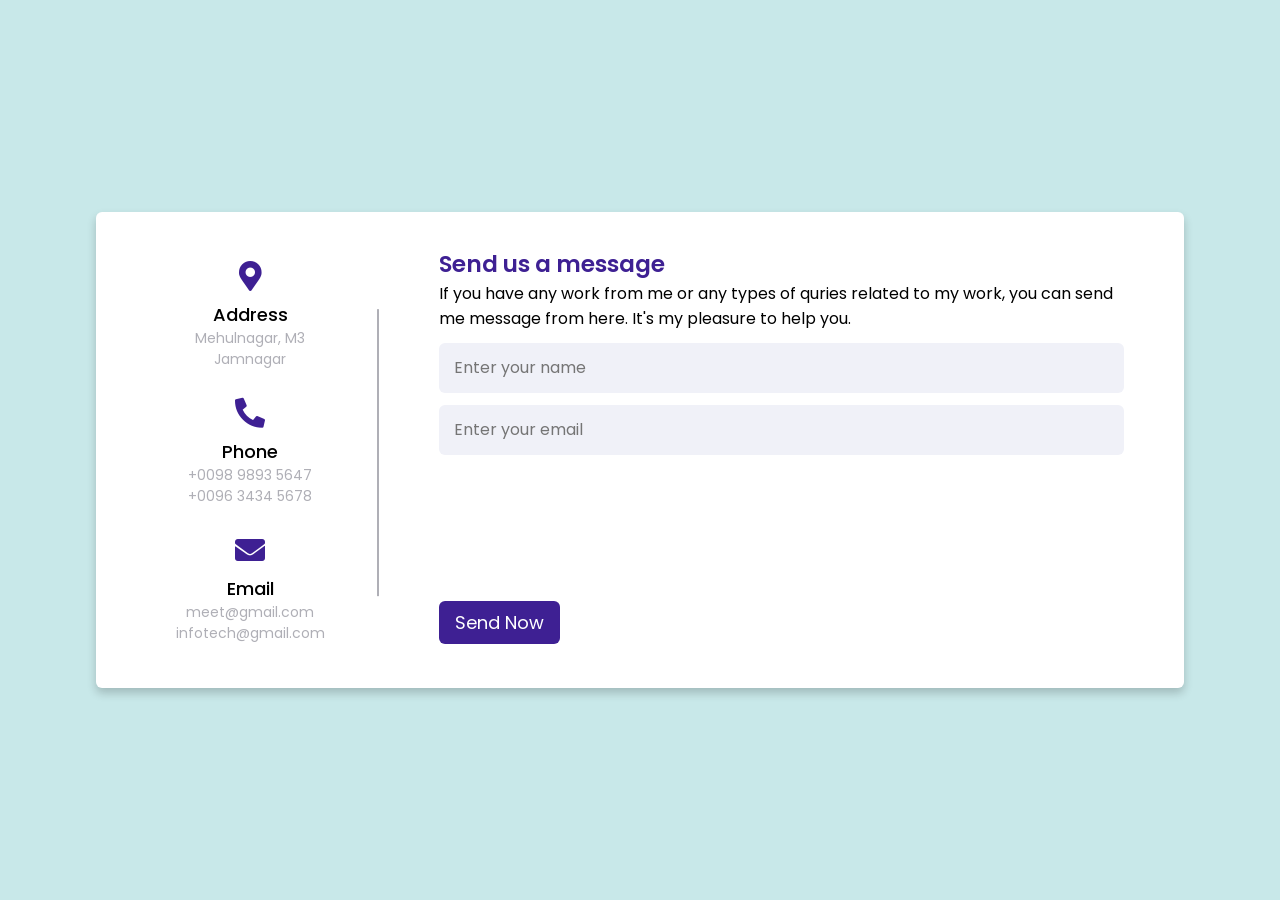
<file: Day1_Responsive_contact-us_form/index.html>
<!DOCTYPE html>
<html lang="en" dir="ltr">
  <head>
    <meta charset="UTF-8">
    <title> Responsive Contact Us Form</title>
    <link rel="stylesheet" href="style.css">
    <!-- Fontawesome CDN Link -->
    <link rel="stylesheet" href="https://cdnjs.cloudflare.com/ajax/libs/font-awesome/5.15.2/css/all.min.css"/>
     <meta name="viewport" content="width=device-width, initial-scale=1.0">
   </head>
<body>
  <div class="container">
    <div class="content">
      <div class="left-side">
        <div class="address details">
          <i class="fas fa-map-marker-alt"></i>
          <div class="topic">Address</div>
          <div class="text-one">Mehulnagar, M3</div>
          <div class="text-two">Jamnagar</div>
        </div>
        <div class="phone details">
          <i class="fas fa-phone-alt"></i>
          <div class="topic">Phone</div>
          <div class="text-one">+0098 9893 5647</div>
          <div class="text-two">+0096 3434 5678</div>
        </div>
        <div class="email details">
          <i class="fas fa-envelope"></i>
          <div class="topic">Email</div>
          <div class="text-one">meet@gmail.com</div>
          <div class="text-two">infotech@gmail.com</div>
        </div>
      </div>
      <div class="right-side">
        <div class="topic-text">Send us a message</div>
        <p>If you have any work from me or any types of quries related to my work, you can send me message from here. It's my pleasure to help you.</p>
      <form action="#">
        <div class="input-box">
          <input type="text" placeholder="Enter your name">
        </div>
        <div class="input-box">
          <input type="text" placeholder="Enter your email">
        </div>
        <div class="input-box message-box">
          
        </div>
        <div class="button">
          <input type="button" value="Send Now" >
        </div>
      </form>
    </div>
    </div>
  </div>
</body>
</html>
</file>
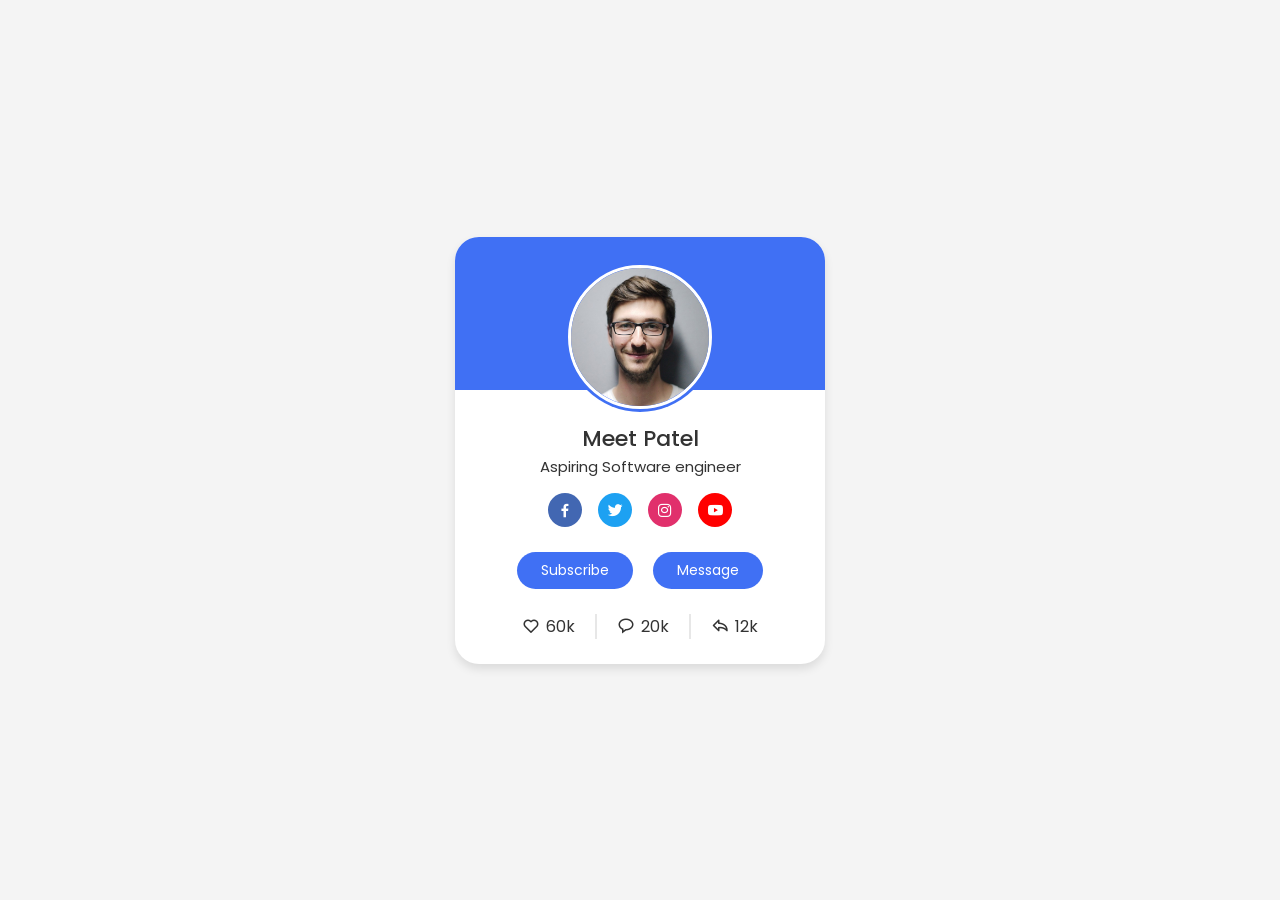
<file: Day2_Responsive_profile-card_UI/index.html>
<!DOCTYPE html>
<html lang="en">
  <head>
    <meta charset="UTF-8" />
    <meta name="viewport" content="width=device-width, initial-scale=1.0" />
    <title>Profile Card UI Design</title>
    <!-- CSS -->
    <link rel="stylesheet" href="style.css" />
    <!-- Boxicons CSS -->
    <link href="https://unpkg.com/boxicons@2.1.2/css/boxicons.min.css" rel="stylesheet" />
  </head>
  <body>
    <div class="profile-card">
      <div class="image">
        <img src="profile-card-img.jpg" alt="" class="profile-img" />
      </div>
      <div class="text-data">
        <span class="name">Meet Patel</span>
        <span class="job">Aspiring Software engineer</span>
      </div>
      <div class="media-buttons">
        <a href="#" style="background: #4267b2" class="link">
          <i class="bx bxl-facebook"></i>
        </a>
        <a href="#" style="background: #1da1f2" class="link">
          <i class="bx bxl-twitter"></i>
        </a>
        <a href="#" style="background: #e1306c" class="link">
          <i class="bx bxl-instagram"></i>
        </a>
        <a href="#" style="background: #ff0000" class="link">
          <i class="bx bxl-youtube"></i>
        </a>
      </div>
      <div class="buttons">
        <button class="button">Subscribe</button>
        <button class="button">Message</button>
      </div>
      <div class="analytics">
        <div class="data">
          <i class="bx bx-heart"></i>
          <span class="number">60k</span>
        </div>
        <div class="data">
          <i class="bx bx-message-rounded"></i>
          <span class="number">20k</span>
        </div>
        <div class="data">
          <i class="bx bx-share"></i>
          <span class="number">12k</span>
        </div>
      </div>
    </div>
  </body>
</html>
</file>
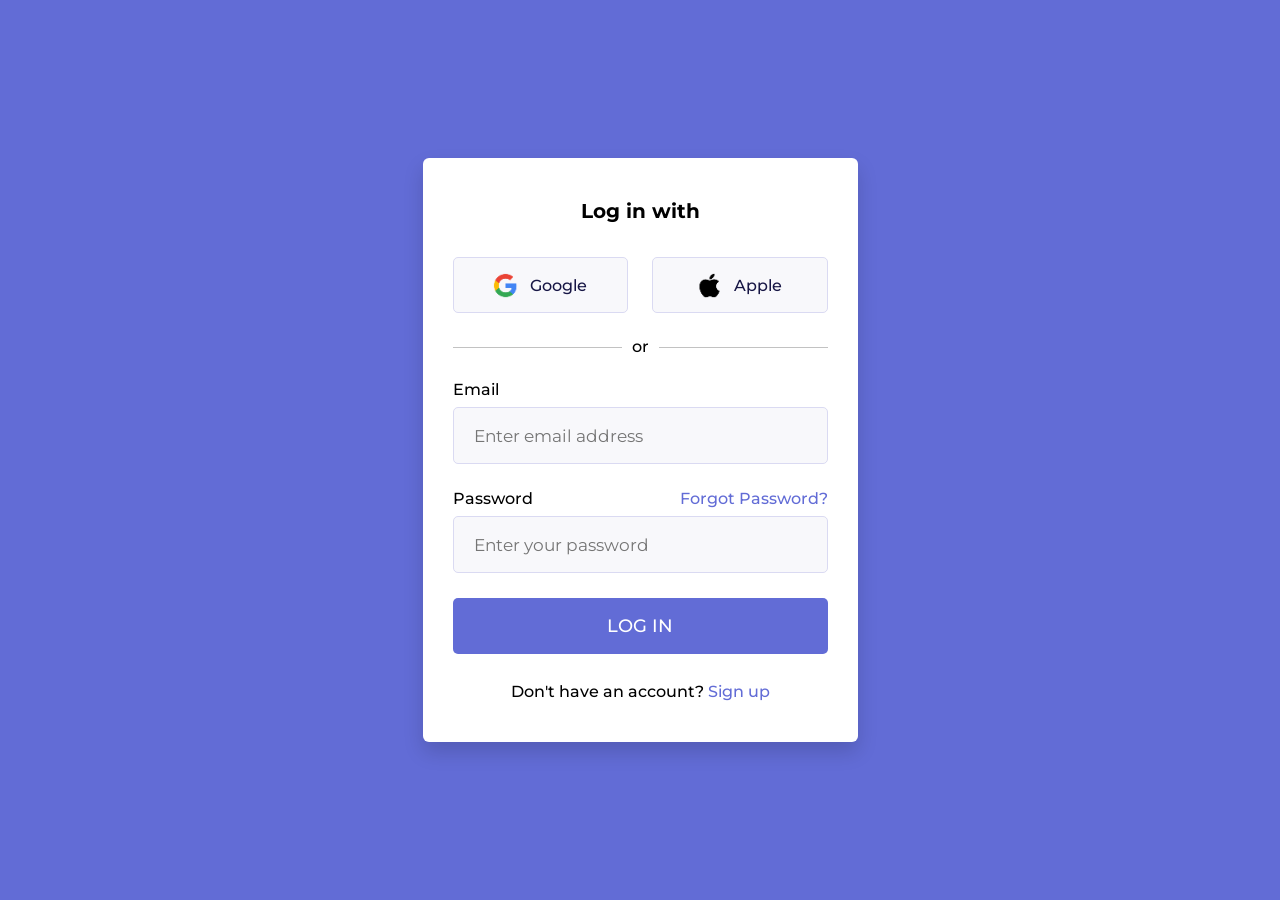
<file: Day3_Login-form_UI/index.html>
<!DOCTYPE html>

<html lang="en">
<head>
  <meta charset="UTF-8" />
  <meta name="viewport" content="width=device-width, initial-scale=1.0" />
  <title>Login Form in HTML and CSS</title>
  <link rel="stylesheet" href="style.css" />
</head>
<body>
  <div class="login_form">
    <!-- Login form container -->
    <form action="#">
      <h3>Log in with</h3>
      <div class="login_option">
        <!-- Google button -->
        <div class="option">
          <a href="#">
            <img src="google.png" alt="Google" />
            <span>Google</span>
          </a>
        </div>
        <!-- Apple button -->
        <div class="option">
          <a href="#">
            <img src="apple.png" alt="Apple" />
            <span>Apple</span>
          </a>
        </div>
      </div>
      <!-- Login option separator -->
      <p class="separator">
        <span>or</span>
      </p>
      <!-- Email input box -->
      <div class="input_box">
        <label for="email">Email</label>
        <input type="email" id="email" placeholder="Enter email address" required />
      </div>
      <!-- Paswwrod input box -->
      <div class="input_box">
        <div class="password_title">
          <label for="password">Password</label>
          <a href="#">Forgot Password?</a>
        </div>
        <input type="password" id="password" placeholder="Enter your password" required />
      </div>
       <!-- Login button -->
      <button type="submit">Log In</button>
      <p class="sign_up">Don't have an account? <a href="#">Sign up</a></p>
    </form>
  </div>
</body>
</html>
</file>
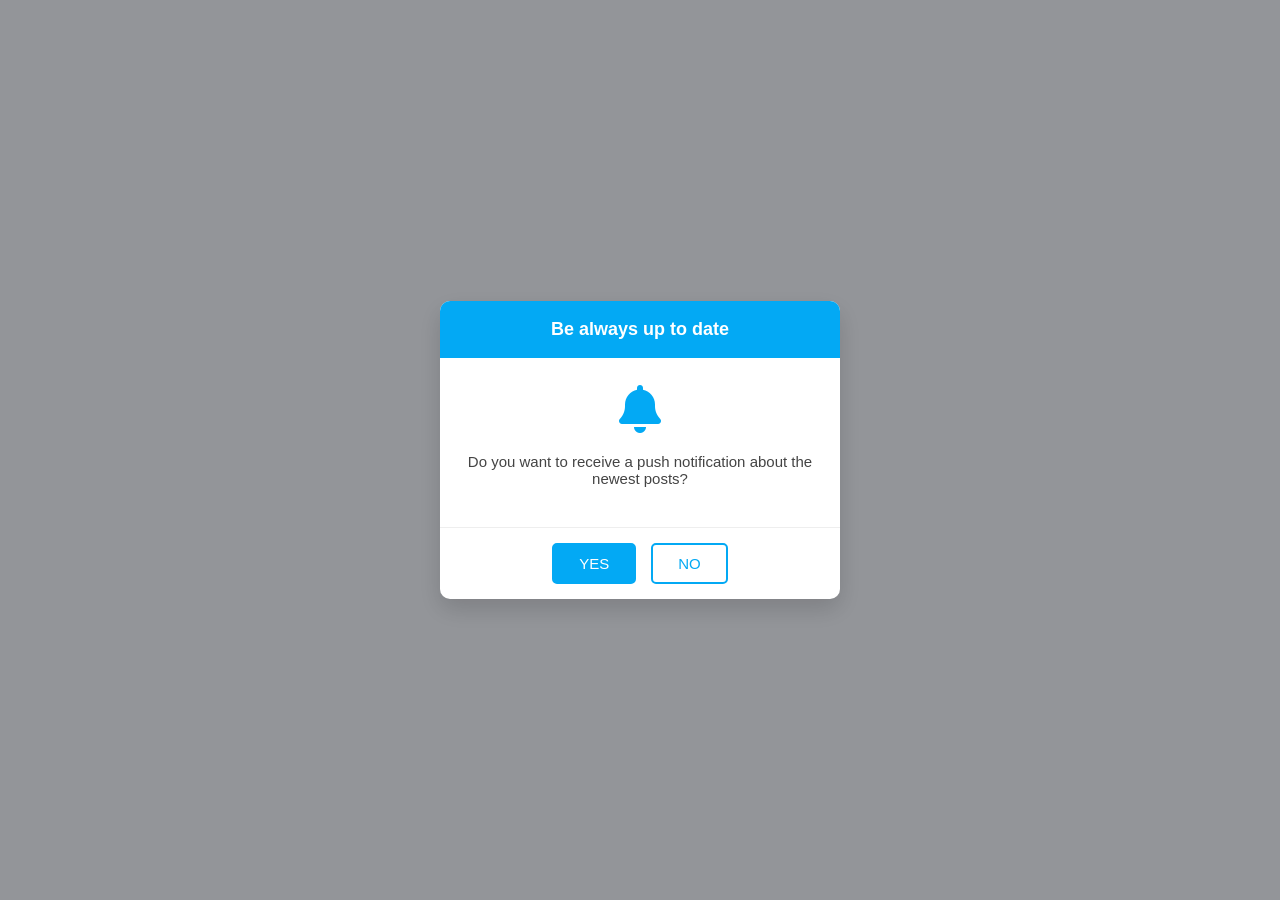
<file: Day5_notification-pop-up/index.html>
<!DOCTYPE html>
<html lang="en">
  <head>
    <meta charset="UTF-8" />
    <title>Notification Popup</title>
    <link
      rel="stylesheet"
      href="https://cdnjs.cloudflare.com/ajax/libs/font-awesome/6.4.2/css/all.min.css"
    />
    <link rel="stylesheet" href="style.css" />
  </head>
  <body>
    <div class="modal-overlay" id="notificationModal">
      <div class="notification-modal">
        <div class="modal-header">Be always up to date</div>
        <div class="modal-body">
          <div class="icon">
            <i class="fas fa-bell"></i>
          </div>
          <p>
            Do you want to receive a push notification about the newest posts?
          </p>
        </div>
        <div class="modal-actions">
          <button class="yes-btn" onclick="onYes()">YES</button>
          <button class="no-btn" onclick="onNo()">NO</button>
        </div>
      </div>
    </div>

    <script src="script.js"></script>
  </body>
</html>
</file>
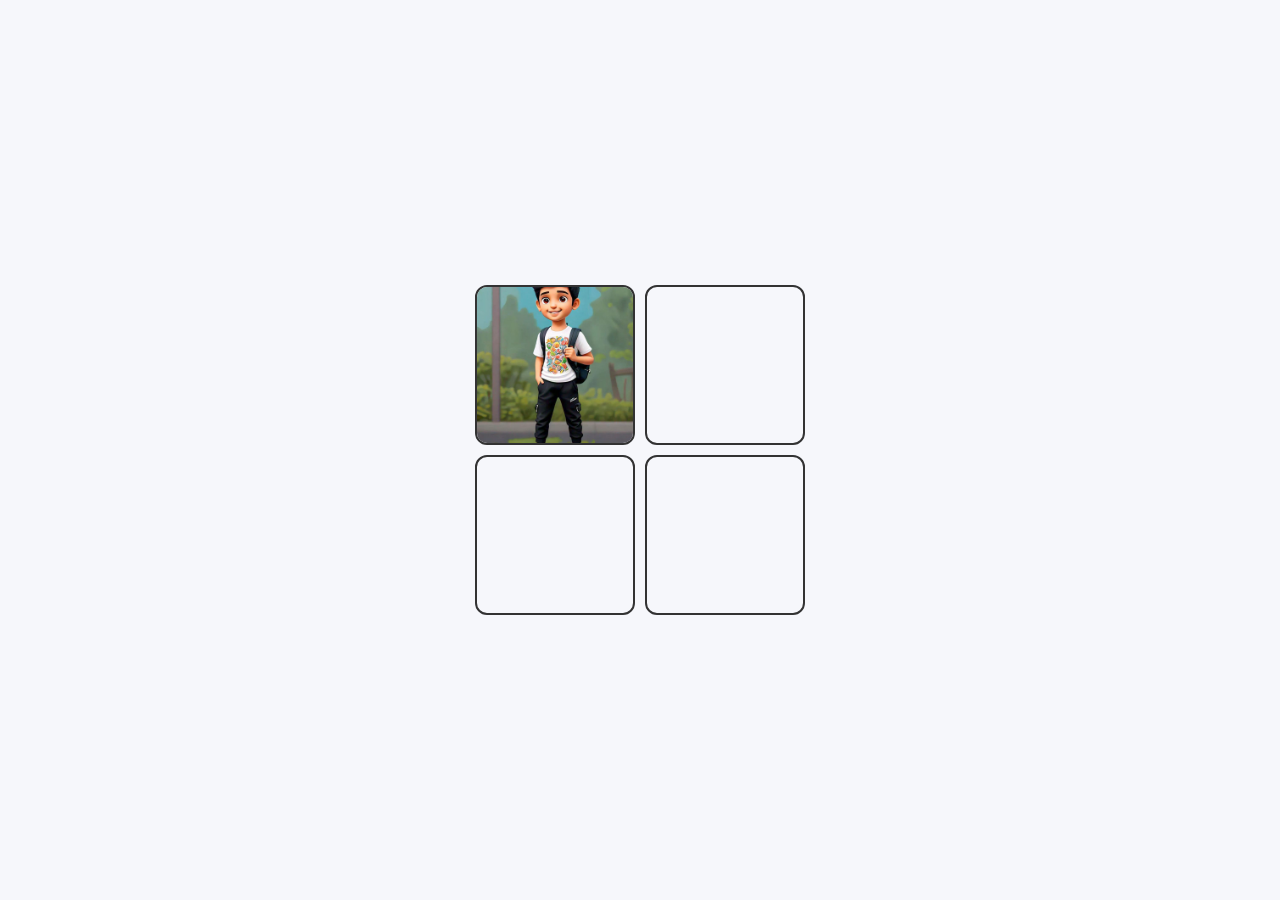
<file: Day6_Drag-and-Drop-feature/index.html>
<!DOCTYPE html>
<html lang="en">
<head>
    <meta charset="UTF-8">
    <meta name="viewport" content="width=device-width, initial-scale=1.0">
    <title>Drag & Drop feature</title>
    <link rel="stylesheet" href="style.css">
    <!-- <script src="script.js"></script> -->
</head>
<body>
    <section class="container">
        <div class="box">
            <div class="image" draggable="true"></div>
        </div>
        <div class="box"></div>
        <div class="box"></div>
        <div class="box"></div>
    </section>
     <script src="script.js"></script>
</body>
</html>
</file>
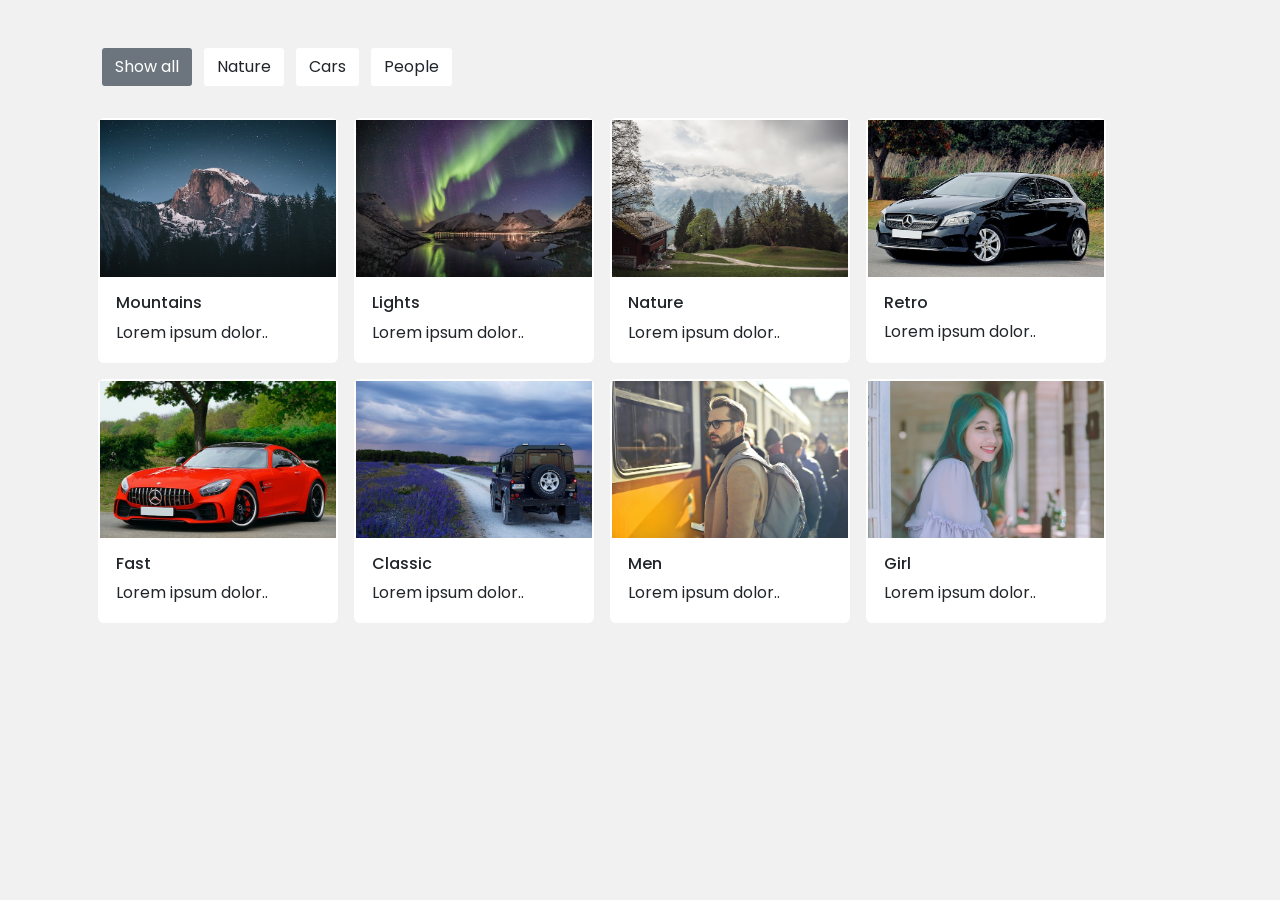
<file: Task_8_Filterable Image Gallery/index.html>
<!DOCTYPE html>

<html lang="en" dir="ltr">
  <head>
    <meta charset="utf-8">
    <title>Filterable Image Gallery Bootstrap</title>
    <link rel="stylesheet" href="style.css">
    <meta name="viewport" content="width=device-width, initial-scale=1.0">
    <link rel="stylesheet" href="https://cdn.jsdelivr.net/npm/bootstrap@5.3.0-alpha2/dist/css/bootstrap.min.css">
    <script src="script.js" defer></script>
  </head>
  <body>
    <div class="container">
      <!-- Images Filter Buttons Section -->
      <div class="row mt-5" id="filter-buttons">
        <div class="col-12">
          <button class="btn mb-2 me-1 active" data-filter="all">Show all</button>
          <button class="btn mb-2 mx-1" data-filter="nature">Nature</button>
          <button class="btn mb-2 mx-1" data-filter="cars">Cars</button>
          <button class="btn mb-2 mx-1" data-filter="people">People</button>
        </div>
      </div>
      <!-- Filterable Images / Cards Section -->
      <div class="row px-2 mt-4 gap-3" id="filterable-cards">
        <div class="card p-0" data-name="nature">
          <img src="images/nature-1.jpg" alt="img">
          <div class="card-body">
            <h6 class="card-title">Mountains</h6>
            <p class="card-text">Lorem ipsum dolor..</p>
          </div>
        </div>
        <div class="card p-0" data-name="nature">
          <img src="images/nature-2.jpg" alt="img">
          <div class="card-body">
            <h6 class="card-title">Lights</h6>
            <p class="card-text">Lorem ipsum dolor..</p>
          </div>
        </div>
        <div class="card p-0" data-name="nature">
          <img src="images/nature-3.jpg" alt="img">
          <div class="card-body">
            <h6 class="card-title">Nature</h6>
            <p class="card-text">Lorem ipsum dolor..</p>
          </div>
        </div>
        <div class="card p-0" data-name="cars">
          <img src="images/car-1.jpg" alt="img">
          <div class="card-body">
            <h6 class="card-title">Retro</h6>
            <p class="card-text">Lorem ipsum dolor..</p>
          </div>
        </div>
        <div class="card p-0" data-name="cars">
          <img src="images/car-2.jpg" alt="img">
          <div class="card-body">
            <h6 class="card-title">Fast</h6>
            <p class="card-text">Lorem ipsum dolor..</p>
          </div>
        </div>
        <div class="card p-0" data-name="cars">
          <img src="images/car-3.jpg" alt="img">
          <div class="card-body">
            <h6 class="card-title">Classic</h6>
            <p class="card-text">Lorem ipsum dolor..</p>
          </div>
        </div>
        <div class="card p-0" data-name="people">
          <img src="images/people-1.jpg" alt="img">
          <div class="card-body">
            <h6 class="card-title">Men</h6>
            <p class="card-text">Lorem ipsum dolor..</p>
          </div>
        </div>
        <div class="card p-0" data-name="people">
          <img src="images/people-2.jpg" alt="img">
          <div class="card-body">
            <h6 class="card-title">Girl</h6>
            <p class="card-text">Lorem ipsum dolor..</p>
          </div>
        </div>
      </div>
    </div>
  </body>
</html>
</file>
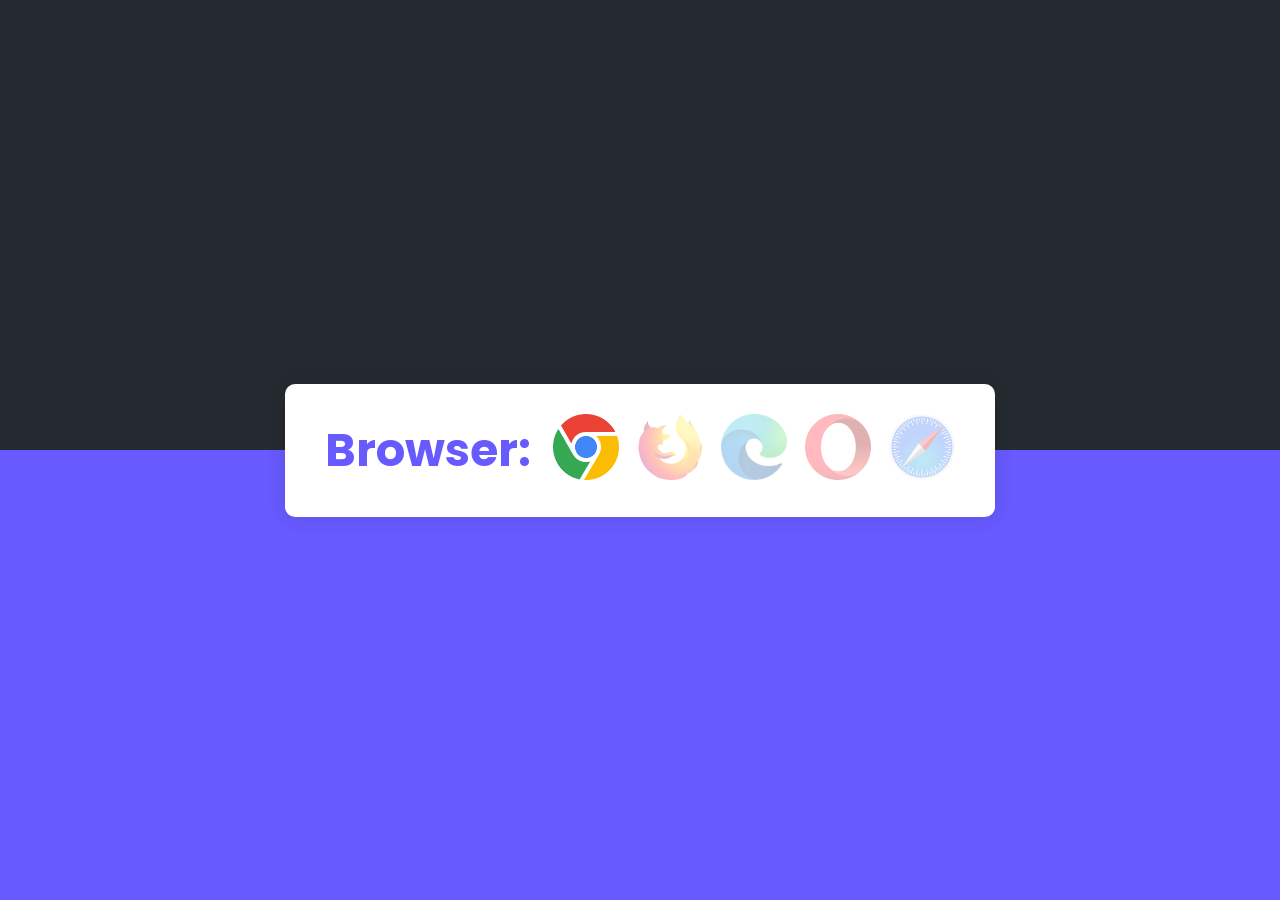
<file: Day7_Browser_Detection/logos/index.html>
<!DOCTYPE html>

<html lang="en" dir="ltr">
  <head>
    <meta charset="utf-8">
    <title>Detect User Browser in JavaScript</title>
    <link rel="stylesheet" href="style.css">
    <meta name="viewport" content="width=device-width, initial-scale=1.0">
  </head>
  <body>
    <div class="wrapper">
      <h2>Browser:</h2>
      <div class="logos">
        <img class="chrome" src="chrome.png" alt="chrome" title="Google Chrome">
        <img class="firefox" src="firefox.png" alt="firefox" title="Mozilla Firefox">
        <img class="edge" src="edge.png" alt="edge" title="Microsoft Edge">
        <img class="opera" src="opera.png" alt="opera" title="Opera">
        <img class="safari" src="safari.png" alt="safari" title="Apple Safari">
      </div>
    </div>

    <script>
      let userAgent = navigator.userAgent;
      let browser;
      if(userAgent.match(/edg/i)){
        browser = "edge";
      }else if(userAgent.match(/firefox|fxios/i)){
        browser = "firefox";
      }else if(userAgent.match(/opr\//i)){
        browser = "opera";
      }else if(userAgent.match(/chrome|chromium|crios/i)){
        browser = "chrome";
      }else if(userAgent.match(/safari/i)){
        browser = "safari";
      }else{
        alert("Other browser");
      }
      const logo = document.querySelector(`.logos .${browser}`);
      if(logo){
        logo.style.opacity = "1";
      }
    </script>

  </body>
</html>
</file>
<file: Day1_Responsive_contact-us_form/style.css>
/* Google Font CDN Link */
@import url('https://fonts.googleapis.com/css2?family=Poppins:wght@200;300;400;500;600;700&display=swap');
*{
  margin: 0;
  padding: 0;
  box-sizing: border-box;
  font-family: "Poppins" , sans-serif;
}
body{
  min-height: 100vh;
  width: 100%;
  background: #c8e8e9;
  display: flex;
  align-items: center;
  justify-content: center;
}
.container{
  width: 85%;
  background: #fff;
  border-radius: 6px;
  padding: 20px 60px 30px 40px;
  box-shadow: 0 5px 10px rgba(0, 0, 0, 0.2);
}
.container .content{
  display: flex;
  align-items: center;
  justify-content: space-between;
}
.container .content .left-side{
  width: 25%;
  height: 100%;
  display: flex;
  flex-direction: column;
  align-items: center;
  justify-content: center;
  margin-top: 15px;
  position: relative;
}
.content .left-side::before{
  content: '';
  position: absolute;
  height: 70%;
  width: 2px;
  right: -15px;
  top: 50%;
  transform: translateY(-50%);
  background: #afafb6;
}
.content .left-side .details{
  margin: 14px;
  text-align: center;
}
.content .left-side .details i{
  font-size: 30px;
  color: #3e2093;
  margin-bottom: 10px;
}
.content .left-side .details .topic{
  font-size: 18px;
  font-weight: 500;
}
.content .left-side .details .text-one,
.content .left-side .details .text-two{
  font-size: 14px;
  color: #afafb6;
}
.container .content .right-side{
  width: 75%;
  margin-left: 75px;
}
.content .right-side .topic-text{
  font-size: 23px;
  font-weight: 600;
  color: #3e2093;
}
.right-side .input-box{
  height: 50px;
  width: 100%;
  margin: 12px 0;
}
.right-side .input-box input,
.right-side .input-box textarea{
  height: 100%;
  width: 100%;
  border: none;
  outline: none;
  font-size: 16px;
  background: #F0F1F8;
  border-radius: 6px;
  padding: 0 15px;
  resize: none;
}
.right-side .message-box{
  min-height: 110px;
}
.right-side .input-box textarea{
  padding-top: 6px;
}
.right-side .button{
  display: inline-block;
  margin-top: 12px;
}
.right-side .button input[type="button"]{
  color: #fff;
  font-size: 18px;
  outline: none;
  border: none;
  padding: 8px 16px;
  border-radius: 6px;
  background: #3e2093;
  cursor: pointer;
  transition: all 0.3s ease;
}
.button input[type="button"]:hover{
  background: #5029bc;
}
@media (max-width: 950px) {
  .container{
    width: 90%;
    padding: 30px 40px 40px 35px ;
  }
  .container .content .right-side{
   width: 75%;
   margin-left: 55px;
}
}
@media (max-width: 820px) {
  .container{
    margin: 40px 0;
    height: 100%;
  }
  .container .content{
    flex-direction: column-reverse;
  }
 .container .content .left-side{
   width: 100%;
   flex-direction: row;
   margin-top: 40px;
   justify-content: center;
   flex-wrap: wrap;
 }
 .container .content .left-side::before{
   display: none;
 }
 .container .content .right-side{
   width: 100%;
   margin-left: 0;
 }
}
</file>
<file: Day2_Responsive_profile-card_UI/style.css>
/* Google Fonts - Poppins */
@import url("https://fonts.googleapis.com/css2?family=Poppins:wght@300;400;500;600&display=swap");
* {
  margin: 0;
  padding: 0;
  box-sizing: border-box;
  font-family: "Poppins", sans-serif;
}
body {
  height: 100vh;
  display: flex;
  align-items: center;
  justify-content: center;
  background-color: #f4f4f4;
}
.profile-card {
  display: flex;
  flex-direction: column;
  align-items: center;
  max-width: 370px;
  width: 100%;
  background: #fff;
  border-radius: 24px;
  padding: 25px;
  box-shadow: 0 5px 10px rgba(0, 0, 0, 0.1);
  position: relative;
}
.profile-card::before {
  content: "";
  position: absolute;
  top: 0;
  left: 0;
  height: 36%;
  width: 100%;
  border-radius: 24px 24px 0 0;
  background-color: #4070f4;
}
.image {
  position: relative;
  height: 150px;
  width: 150px;
  border-radius: 50%;
  background-color: #4070f4;
  padding: 3px;
  margin-bottom: 10px;
}
.image .profile-img {
  height: 100%;
  width: 100%;
  object-fit: cover;
  border-radius: 50%;
  border: 3px solid #fff;
}
.profile-card .text-data {
  display: flex;
  flex-direction: column;
  align-items: center;
  color: #333;
}
.text-data .name {
  font-size: 22px;
  font-weight: 500;
}
.text-data .job {
  font-size: 15px;
  font-weight: 400;
}
.profile-card .media-buttons {
  display: flex;
  align-items: center;
  margin-top: 15px;
}
.media-buttons .link {
  display: flex;
  align-items: center;
  justify-content: center;
  color: #fff;
  font-size: 18px;
  height: 34px;
  width: 34px;
  border-radius: 50%;
  margin: 0 8px;
  background-color: #4070f4;
  text-decoration: none;
}
.profile-card .buttons {
  display: flex;
  align-items: center;
  margin-top: 25px;
}
.buttons .button {
  color: #fff;
  font-size: 14px;
  font-weight: 400;
  border: none;
  border-radius: 24px;
  margin: 0 10px;
  padding: 8px 24px;
  background-color: #4070f4;
  cursor: pointer;
  transition: all 0.3s ease;
}
.buttons .button:hover {
  background-color: #0e4bf1;
}
.profile-card .analytics {
  display: flex;
  align-items: center;
  margin-top: 25px;
}
.analytics .data {
  display: flex;
  align-items: center;
  color: #333;
  padding: 0 20px;
  border-right: 2px solid #e7e7e7;
}
.data i {
  font-size: 18px;
  margin-right: 6px;
}
.data:last-child {
  border-right: none;
}
</file>
<file: Day3_Login-form_UI/style.css>
/* Google Fonts Link */
@import url('https://fonts.googleapis.com/css2?family=Montserrat:ital,wght@0,100..900;1,100..900&display=swap');
/* Resetting default styling and setting font-family */
* {
    margin: 0;
    padding: 0;
    box-sizing: border-box;
    font-family: "Montserrat", sans-serif;
}
body {
    width: 100%;
    min-height: 100vh;
    padding: 0 10px;
    display: flex;
    background: #626cd6;
    justify-content: center;
    align-items: center;
}
/* Login form styling */
.login_form {
    width: 100%;
    max-width: 435px;
    background: #fff;
    border-radius: 6px;
    padding: 41px 30px;
    box-shadow: 0 10px 20px rgba(0, 0, 0, 0.15);
}
.login_form h3 {
    font-size: 20px;
    text-align: center;
}
/* Google & Apple button styling */
.login_form .login_option {
    display: flex;
    width: 100%;
    justify-content: space-between;
    align-items: center;
}
.login_form .login_option .option {
    width: calc(100% / 2 - 12px);
}
.login_form .login_option .option a {
    height: 56px;
    display: flex;
    justify-content: center;
    align-items: center;
    gap: 12px;
    background: #F8F8FB;
    border: 1px solid #DADAF2;
    border-radius: 5px;
    margin: 34px 0 24px 0;
    text-decoration: none;
    color: #171645;
    font-weight: 500;
    transition: 0.2s ease;
}
.login_form .login_option .option a:hover {
    background: #ededf5;
    border-color: #626cd6;
}
.login_form .login_option .option a img {
    max-width: 25px;
}
.login_form p {
    text-align: center;
    font-weight: 500;
}
.login_form .separator {
    position: relative;
    margin-bottom: 24px;
}
/* Login option separator styling */
.login_form .separator span {
    background: #fff;
    z-index: 1;
    padding: 0 10px;
    position: relative;
}
.login_form .separator::after {
    content: '';
    position: absolute;
    width: 100%;
    top: 50%;
    left: 0;
    height: 1px;
    background: #C2C2C2;
    display: block;
}
form .input_box label {
    display: block;
    font-weight: 500;
    margin-bottom: 8px;
}
/* Input field styling */
form .input_box input {
    width: 100%;
    height: 57px;
    border: 1px solid #DADAF2;
    border-radius: 5px;
    outline: none;
    background: #F8F8FB;
    font-size: 17px;
    padding: 0px 20px;
    margin-bottom: 25px;
    transition: 0.2s ease;
}
form .input_box input:focus {
    border-color: #626cd6;
}
form .input_box .password_title {
    display: flex;
    justify-content: space-between;
    text-align: center;
}
form .input_box {
    position: relative;
}
a {
    text-decoration: none;
    color: #626cd6;
    font-weight: 500;
}
a:hover {
    text-decoration: underline;
}
/* Login button styling */
form button {
    width: 100%;
    height: 56px;
    border-radius: 5px;
    border: none;
    outline: none;
    background: #626CD6;
    color: #fff;
    font-size: 18px;
    font-weight: 500;
    text-transform: uppercase;
    cursor: pointer;
    margin-bottom: 28px;
    transition: 0.3s ease;
}
form button:hover {
    background: #4954d0;
}
</file>
<file: Day5_notification-pop-up/style.css>
body {
  margin: 0;
  padding: 0;
  background: #f5f8ff;
  font-family: "Segoe UI", sans-serif;
  height: 100vh;
  display: flex;
  justify-content: center;
  align-items: center;
}

.modal-overlay {
  position: fixed;
  top: 0;
  left: 0;
  width: 100vw;
  height: 100vh;
  background-color: rgba(0, 0, 0, 0.4);
  display: flex;
  justify-content: center;
  align-items: center;
  z-index: 999;
}

.notification-modal {
  background: white;
  width: 400px;
  border-radius: 10px;
  overflow: hidden;
  animation: scaleIn 0.3s ease;
  box-shadow: 0 10px 25px rgba(0, 0, 0, 0.15);
  text-align: center;
}

.modal-header {
  background: #03a9f4;
  color: white;
  padding: 18px;
  font-size: 18px;
  font-weight: 600;
}

.modal-body {
  padding: 25px;
}

.modal-body .icon {
  font-size: 48px;
  color: #03a9f4;
  margin-bottom: 15px;
}

.modal-body p {
  font-size: 15px;
  color: #444;
}

.modal-actions {
  display: flex;
  justify-content: center;
  gap: 15px;
  padding: 15px;
  border-top: 1px solid #eee;
}

.modal-actions button {
  padding: 10px 25px;
  border-radius: 5px;
  border: 2px solid #03a9f4;
  font-size: 15px;
  cursor: pointer;
  transition: 0.3s ease;
}

.modal-actions .yes-btn {
  background: #03a9f4;
  color: white;
}

.modal-actions .no-btn {
  background: white;
  color: #03a9f4;
}

.modal-actions .no-btn:hover {
  background-color: #e0f7fa;
}

.modal-actions .yes-btn:hover {
  background-color: #0288d1;
}

@keyframes scaleIn {
  from {
    transform: scale(0.9);
    opacity: 0;
  }
  to {
    transform: scale(1);
    opacity: 1;
  }
}
</file>
<file: Day6_Drag-and-Drop-feature/style.css>
*{
    margin: 0;
    padding: 0;
    box-sizing: border-box;
}
body{
    height: 100vh;
    display: flex;
    align-items: center;
    justify-content: center;
    background: #f6f7fb;
}
.container{
    display: flex;
    gap: 10px;
    flex-wrap: wrap;
    width: 420px;
    justify-content: center;
}
.container .box{
    position: relative;
    height: 160px;
    width: 160px;
    border-radius: 12px;
    border: 2px solid #333;
}
.box .image {
    height: 100%;
    width: 100%;
    border-radius: 10px;
    background-size: cover;
    background-position: center;
    background-image: url("./boy-img.jpg");
}
.box.hovered {
    border: 2px dashed #333;
}
</file>
<file: Task_8_Filterable Image Gallery/style.css>
@import url('https://fonts.googleapis.com/css2?family=Poppins:wght@400;500;600&display=swap');
* {
  font-family: "Poppins", sans-serif;
}
body {
  background: #f1f1f1 !important;
}
body .container {
  max-width: 1100px;
}
#filter-buttons button {
  border-radius: 3px;
  background: #fff;
  border-color: transparent;
}
#filter-buttons button:hover {
  background: #ddd;
}
#filter-buttons button.active {
  color: #fff;
  background: #6c757d;
}
#filterable-cards .card {
  width: 15rem;
  border: 2px solid transparent;
}
#filterable-cards .card.hide {
  display: none;
}
@media (max-width: 600px) {
  #filterable-cards {
    justify-content: center;
  }
  #filterable-cards .card {
    width: calc(100% / 2 - 10px);
  }
}
</file>
<file: Day7_Browser_Detection/logos/style.css>
/* Import Google font - Poppins */
@import url('https://fonts.googleapis.com/css2?family=Poppins:wght@400;500;600&display=swap');
*{
  margin: 0;
  padding: 0;
  box-sizing: border-box;
  font-family: "Poppins", sans-serif;
}
body{
  height: 100vh;
  width: 100%;
  display: flex;
  align-items: center;
  justify-content: center;
  background: linear-gradient(#252930 50%, #675AFE 50%);
}
::selection{
  color: #fff;
  background: #675AFE;
}
.wrapper{
  display: flex;
  flex-wrap: wrap;
  background: #fff;
  padding: 30px 40px;
  align-items: center;
  border-radius: 10px;
  justify-content: center;
  box-shadow: 0 0 20px 0 rgba(0,0,0,0.1);
}
.wrapper h2{
  color: #675AFE;
  font-size: 46px;
}
.wrapper .logos{
  margin-left: 15px;
}
.logos img{
  opacity: 0.3;
  margin: 0 7px;
  transition: opacity 0.4s ease;
}
.logos img:last-child{
  margin-right: 0px;
}
</file>
